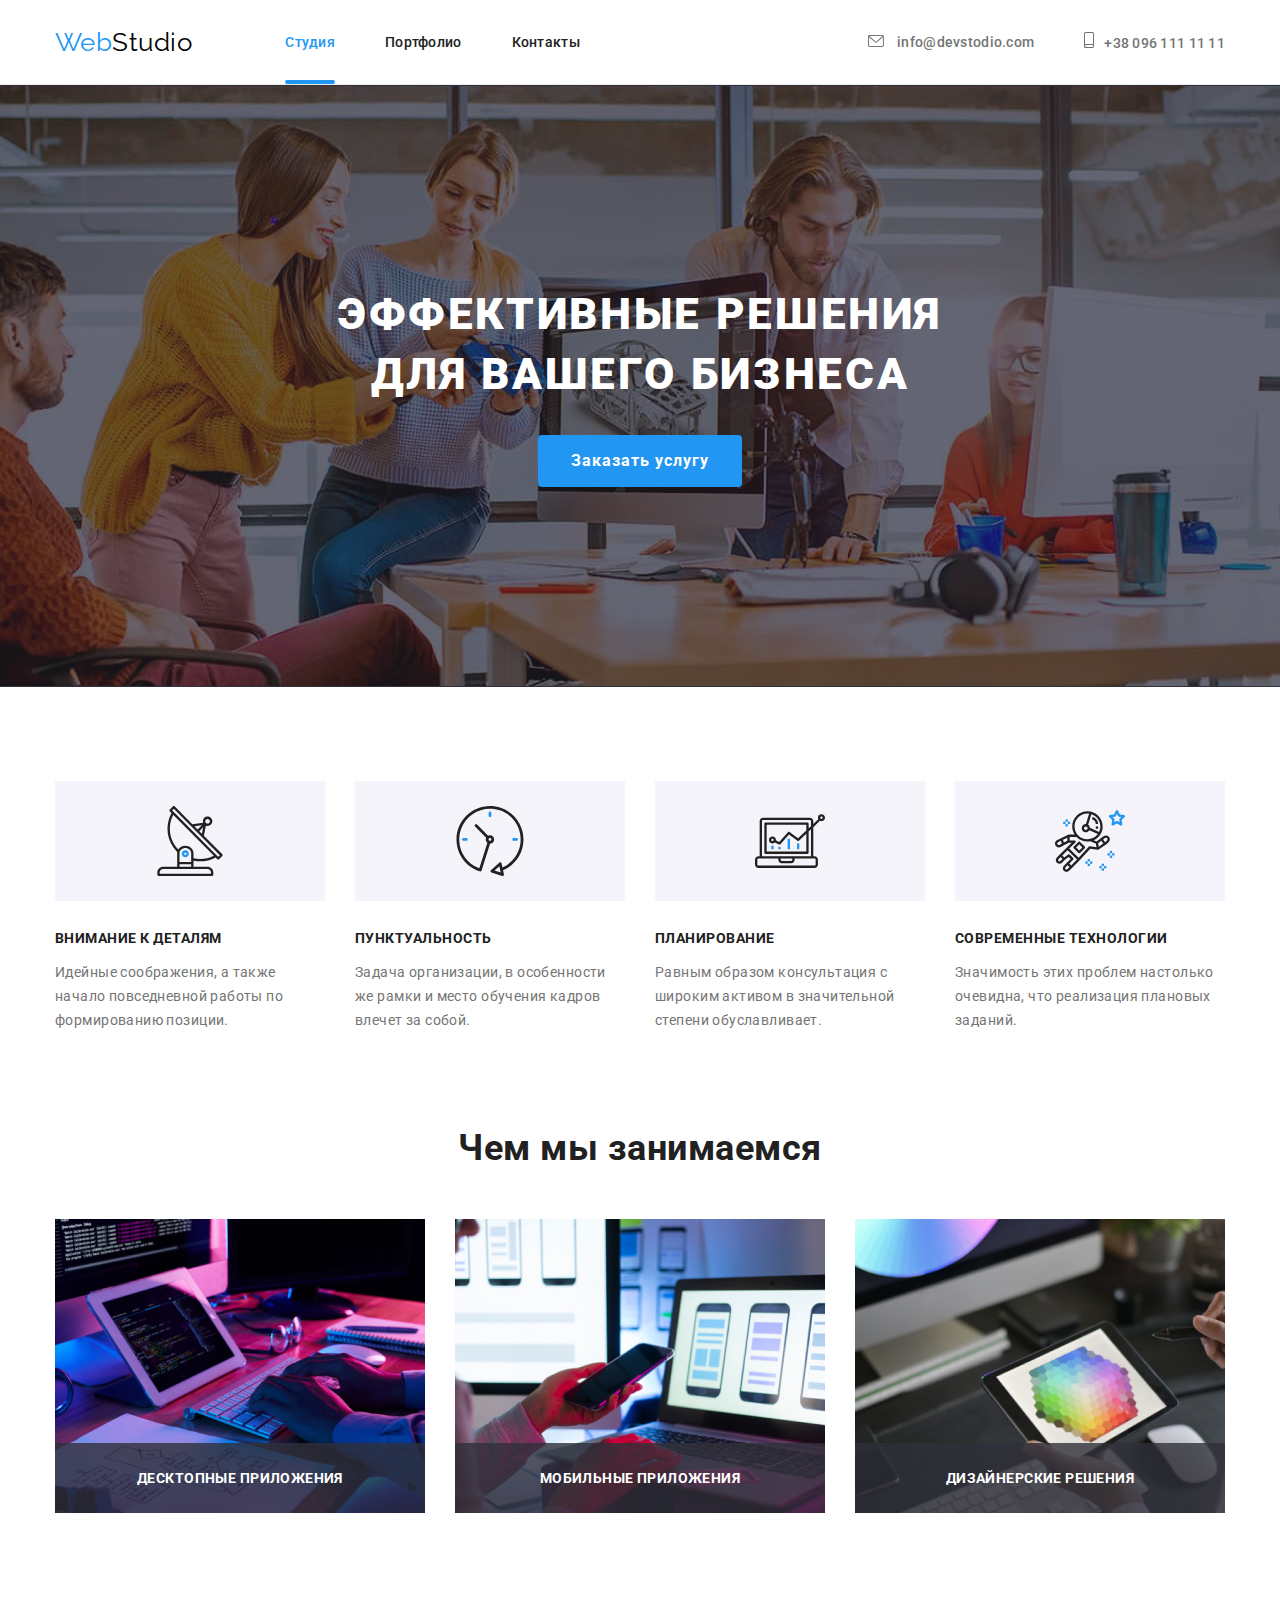
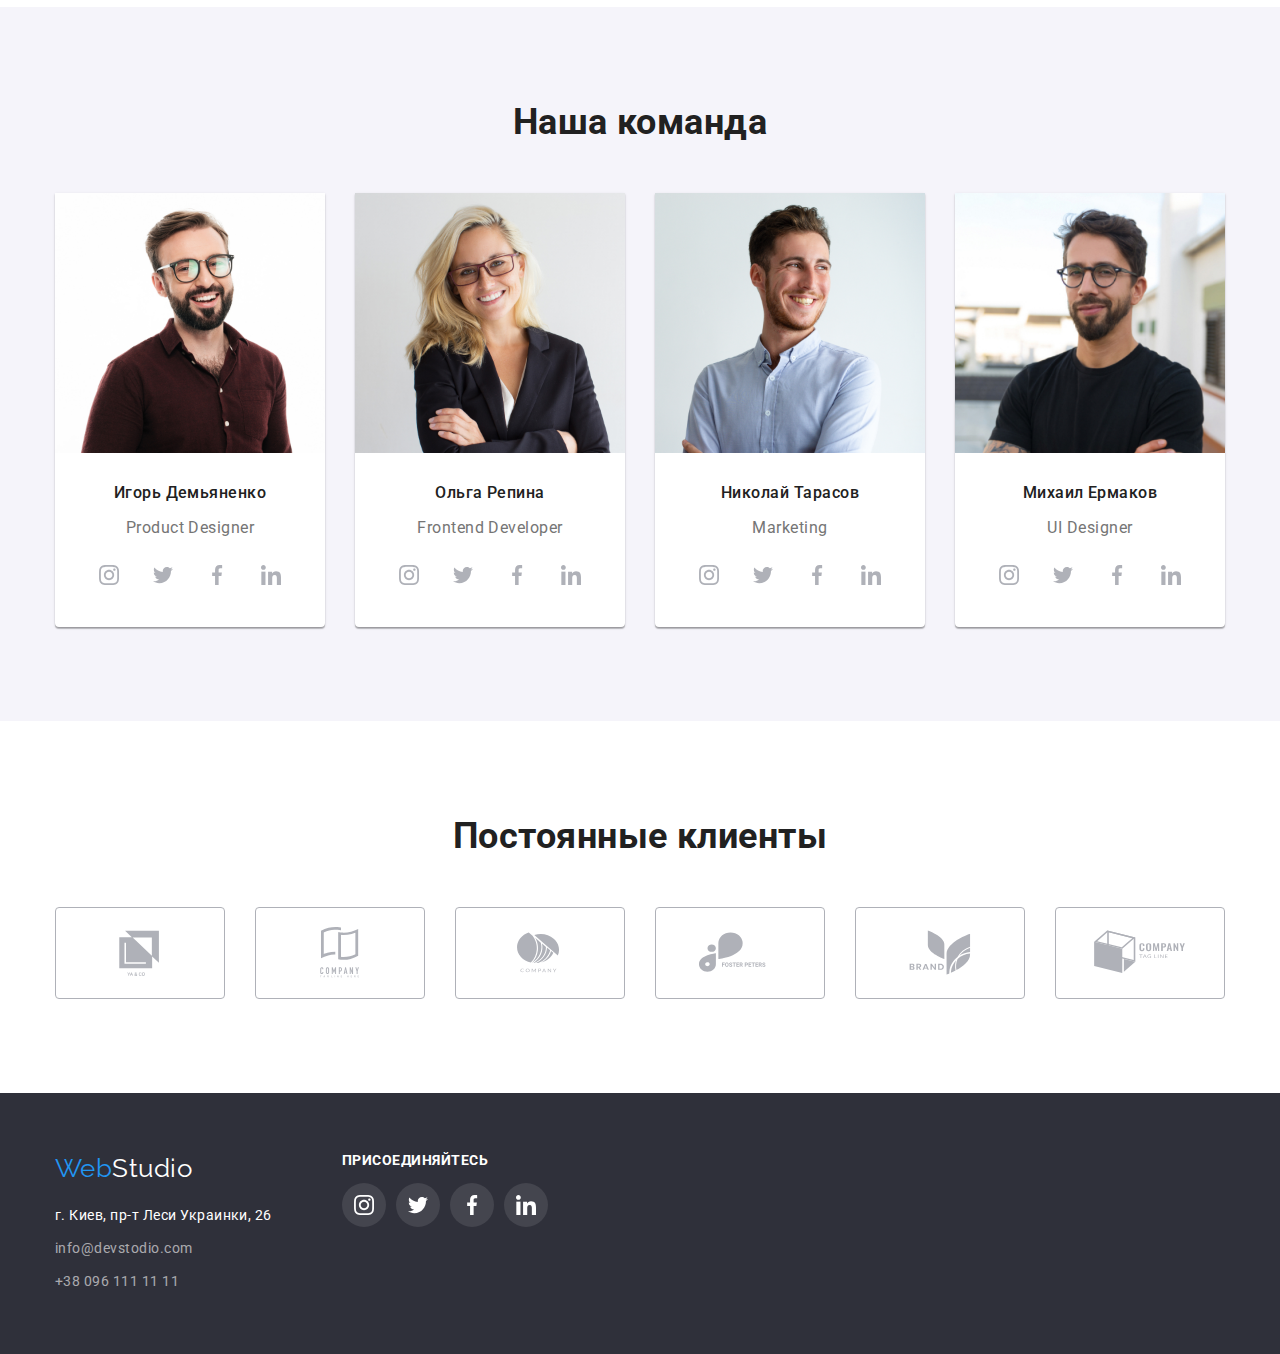
<file: index.html>
<!DOCTYPE html>
<html lang="ru">
  <head>
    <meta charset="UTF-8" />
    <meta name="viewport" content="width=device-width, initial-scale=1.0" />
    <title>Web Studio (Version 2.1)</title>
    <link href="https://fonts.googleapis.com/css2?family=Raleway:wght@700&family=Roboto:wght@400;500;700;900&display=swap"
      rel="stylesheet">
      <link rel="stylesheet" href="https://cdnjs.cloudflare.com/ajax/libs/modern-normalize/1.0.0/modern-normalize.min.css">
    <link rel="stylesheet" href="./css/styles.css" />
  </head>

  <body>
    <header>
      <div class="container header-container">
      <nav class="header-menu">
        <a href="" class="logo">
          <span>Web</span>Studio
        </a>
        
        <ul class="site-nav list">
          <li class="site-nav-link nav-item"><a href="./index.html" class="current">Студия</a></li>
          <li class="site-nav-link nav-item"><a href="./portfolio.html">Портфолио</a></li>
          <li class="site-nav-link nav-item"><a href="">Контакты</a></li>
        </ul>
      </nav>

    <ul class="contacts list">
        <li class="site-nav-link mail">             
          <a class="contacts-link" href="malito:info@devstodio.com"><svg class="icon-envelope">
              <use href="./images/sprite.svg#icon-envelope"></use>
            </svg> info@devstodio.com</a>
               </li>
        <li class= "site-nav-link">          
                 <a class="contacts-link" href="tel:+380961111111"><svg class="icon-smartphone">
                  <use href="./images/sprite.svg#icon-smartphone"></use>
                </svg>+38 096 111 11 11</a></li>
      </ul>
    </div>
    </header>

    <main>      
        <section class="hero">
        <h1 class="hero-title">Эффективные решения для вашего бизнеса</h1>
        <button type="button" class="button" data-modal-open>Заказать услугу</button>
      </section>
      

      <section class="section">
        <div class="container">
        <ul class="card-set list">
          <li class="benefits-item">
            <div class="icon-box-benefits">
            <img class="benefits-icon" src="./images/benefits/antenna.svg">
            </div>
            <h3 class="section-title1">Внимание к деталям</h3>
            <p class="p-benefits">
              Идейные соображения, а также начало повседневной работы по
              формированию позиции.
            </p>
          </li>
          <li class="benefits-item">
            <div class="icon-box-benefits">
             <img class="benefits-icon" src="./images/benefits/clock.svg">
            </div>
            <h3 class="section-title1">Пунктуальность</h3>
            <p class="p-benefits">
              Задача организации, в особенности же рамки и место обучения кадров
              влечет за собой.
            </p>
          </li>
          <li class="benefits-item">
            <div class="icon-box-benefits">
             <img class="benefits-icon" src="./images/benefits/diagram.svg">
            </div>
            <h3 class="section-title1">Планирование</h3>
            <p class="p-benefits">
              Равным образом консультация с широким активом в значительной
              степени обуславливает.
            </p>
          </li>
          <li class="benefits-item">
            <div class="icon-box-benefits">
             <img class="benefits-icon" src="./images/benefits/astronaut.svg">
            </div>
            <h3 class="section-title1">Современные технологии</h3>
            <p class="p-benefits">
              Значимость этих проблем настолько очевидна, что реализация
              плановых заданий.
            </p>
          </li>
        </ul>
      </div>
      </section>

      <section class="section section-about">
        <div class="container">
        <h2 class="section-title">Чем мы занимаемся</h2>
        <ul class="card-set list">
          
          <li class="about-item">
            <img
              src="./images/about/box1.jpg"
              alt="Набирает код"
              width="370"
              height="294"
            />
            <p class="label-about">Десктопные приложения</p>
          </li>
          
          
          
          <li class="about-item">            
            <img
              src="./images/about/box2.jpg"
              alt="Держит телефон"
              width="370"
              height="294"
            />
            <p class="label-about">Мобильные приложения</p>
          </li>
          

          
          <li class="about-item">
            <img
              src="./images/about/box3.jpg"
              alt="Планшет"
              width="370"
              height="294"
            />
            <p class="label-about">Дизайнерские решения</p>
          </li>
          
        </ul>
        </div>
      </section>

      
      <section class="section section-team">
        <div class="our-team container">        
        <h2 class="section-title-team">Наша команда</h2>
        <ul class="card-set list">
          <li class="team-item">
            <img
              src="./images/ourteam/teamcard1.jpg"
              alt="И. Демьяненко"
              width="270"
              height="260"
            />
            <div class="name-list"><h3 class="name" >Игорь Демьяненко</h3>
            <p>Product Designer</p>
            
            <ul class="social-list list">
              <li class="social-list-item"> 
                <a href="" class="social-list-link">
                  <svg class="social-list-icon">
                    <use href="./images/sprite.svg#icon-instagram"></use>
                  </svg>
                </a>
             </li>

              <li class="social-list-item">
                <a href="" class="social-list-link">
                  <svg class="social-list-icon">
                    <use href="./images/sprite.svg#icon-twitter"></use>
                  </svg>
                </a>
              </li>

                <li class="social-list-item">
                  <a href="" class="social-list-link">
                    <svg class="social-list-icon">
                      <use href="./images/sprite.svg#icon-facebook"></use>
                    </svg>
                  </a>
                </li>

                  <li class="social-list-item">
                    <a href="" class="social-list-link">
                      <svg class="social-list-icon">
                        <use href="./images/sprite.svg#icon-linkedin"></use>
                      </svg>
                    </a>
                  </li>
            </ul>

            </div>
          </li>
          <li class="team-item">
            <img
              src="./images/ourteam/teamcard2.jpg"
              alt="О. Репина"
              width="270"
              height="260"
            />
            <div class="name-list"><h3 class="name">Ольга Репина</h3>
            <p>Frontend Developer</p>
            <ul class="social-list list">
              <li class="social-list-item">
                <a href="" class="social-list-link">
                  <svg class="social-list-icon">
                    <use href="./images/sprite.svg#icon-instagram"></use>
                  </svg>
                </a>
              </li>
            
              <li class="social-list-item">
                <a href="" class="social-list-link">
                  <svg class="social-list-icon">
                    <use href="./images/sprite.svg#icon-twitter"></use>
                  </svg>
                </a>
              </li>
            
              <li class="social-list-item">
                <a href="" class="social-list-link">
                  <svg class="social-list-icon">
                    <use href="./images/sprite.svg#icon-facebook"></use>
                  </svg>
                </a>
              </li>
            
              <li class="social-list-item">
                <a href="" class="social-list-link">
                  <svg class="social-list-icon">
                    <use href="./images/sprite.svg#icon-linkedin"></use>
                  </svg>
                </a>
              </li>
            </ul>
            </div>
          </li>
          <li class="team-item">
            <img
              src="./images/ourteam/teamcard3.jpg"
              alt="Н. Тарасов"
              width="270"
              height="260"
            />
            <div class="name-list"><h3 class="name">Николай Тарасов</h3>
            <p>Marketing</p>
            <ul class="social-list list">
              <li class="social-list-item">
                <a href="" class="social-list-link">
                  <svg class="social-list-icon">
                    <use href="./images/sprite.svg#icon-instagram"></use>
                  </svg>
                </a>
              </li>
            
              <li class="social-list-item">
                <a href="" class="social-list-link">
                  <svg class="social-list-icon">
                    <use href="./images/sprite.svg#icon-twitter"></use>
                  </svg>
                </a>
              </li>
            
              <li class="social-list-item">
                <a href="" class="social-list-link">
                  <svg class="social-list-icon">
                    <use href="./images/sprite.svg#icon-facebook"></use>
                  </svg>
                </a>
              </li>
            
              <li class="social-list-item">
                <a href="" class="social-list-link">
                  <svg class="social-list-icon">
                    <use href="./images/sprite.svg#icon-linkedin"></use>
                  </svg>
                </a>
              </li>
            </ul>
            </div>
          </li>
          <li class="team-item">
            <img src="./images/ourteam/teamcard4.jpg" alt="М. Ермаков" width="270" />
            <div class="name-list"><h3 class="name">Михаил Ермаков</h3>
            <p>UI Designer</p>
            <ul class="social-list list">
              <li class="social-list-item">
                <a href="" class="social-list-link">
                  <svg class="social-list-icon">
                    <use href="./images/sprite.svg#icon-instagram"></use>
                  </svg>
                </a>
              </li>
            
              <li class="social-list-item">
                <a href="" class="social-list-link">
                  <svg class="social-list-icon">
                    <use href="./images/sprite.svg#icon-twitter"></use>
                  </svg>
                </a>
              </li>
            
              <li class="social-list-item">
                <a href="" class="social-list-link">
                  <svg class="social-list-icon">
                    <use href="./images/sprite.svg#icon-facebook"></use>
                  </svg>
                </a>
              </li>
            
              <li class="social-list-item">
                <a href="" class="social-list-link">
                  <svg class="social-list-icon">
                    <use href="./images/sprite.svg#icon-linkedin"></use>
                  </svg>
                </a>
              </li>
            </ul>
            </div>
          </li>
        </ul>
      </div>
      </section>

      <section class="section clients">
        <div class="container">
          <h2 class="section-title">Постоянные клиенты</h2>
          
          <div class="clients-logo">
              <a href="" class="link link-clients">
                <svg class="icon-logo-clients">
                  <use href="./images/sprite.svg#icon-logo"></use>
                </svg>
              </a>
            
              <a href="" class="link link-clients">
                <svg class="icon-logo-clients">
                  <use href="./images/sprite.svg#icon-logo-1"></use>
                </svg>
              </a>

              <a href="" class="link link-clients">
                <svg class="icon-logo-clients">
                  <use href="./images/sprite.svg#icon-logo-2"></use>
                </svg>
              </a>

              <a href="" class="link link-clients">
                <svg class="icon-logo-clients">
                  <use href="./images/sprite.svg#icon-logo-3"></use>
                </svg>
              </a>

              <a href="" class="link link-clients">
                <svg class="icon-logo-clients">
                  <use href="./images/sprite.svg#icon-logo-4"></use>
                </svg>
              </a>

              <a href="" class="link link-clients">
                <svg class="icon-logo-clients">
                  <use href="./images/sprite.svg#icon-logo-5"></use>
                </svg>
              </a>
          </div>
        </div>
      </section>
    
    </main>

    <footer class="footer">
      <div class="container container-footer">     
       
        <div class="footer-contacts">     
        <a href="" class="logo-footer">
        <span>Web</span>Studio
    </a>
      <address class="contacts-footer">
        <a href="https://goo.gl/maps/frjreKLphZ5ABXnr6" target="_blank" class="map">г. Киев, пр-т Леси Украинки, 26</a> 
        <a href="mailto:info@devstodio.com" class="mail mail-footer" >info@devstodio.com</a> 
        <a href="tel:+380961111111" class="tel">+38 096 111 11 11</a>
      </address>  
      </div>

      <div class="join">
        <h3 class="section-title1 title-footer">Присоединяйтесь</h3>

        <ul class="social-list list">
          <li class="social-list-item">
            <a href="" class="social-list-link social-list-link-dark">
              <svg class="social-list-icon social-list-icon-dark">
                <use href="./images/sprite.svg#icon-instagram"></use>
              </svg>
            </a>
          </li>
        
          <li class="social-list-item">
            <a href="" class="social-list-link social-list-link-dark">
              <svg class="social-list-icon social-list-icon-dark">
                <use href="./images/sprite.svg#icon-twitter"></use>
              </svg>
            </a>
          </li>
        
          <li class="social-list-item">
            <a href="" class="social-list-link social-list-link-dark">
              <svg class="social-list-icon social-list-icon-dark">
                <use href="./images/sprite.svg#icon-facebook"></use>
              </svg>
            </a>
          </li>
        
          <li class="social-list-item">
            <a href="" class="social-list-link social-list-link-dark">
              <svg class="social-list-icon social-list-icon-dark">
                <use href="./images/sprite.svg#icon-linkedin"></use>
              </svg>
            </a>
          </li>
        </ul>
      </div>
    </div>
  </footer>

<div class="backdrop is-hidden" data-modal>
  <div class="modal">
    <button type="button" class="modal-close-btn" data-modal-close>
      <svg class="icon-close">
        <use href="./images/sprite.svg#icon-closeblack"></use>
      </svg>
    </button>
  </div>
</div>

  <script src="./js/modal.js"></script>

  </body>
</html>
</file>
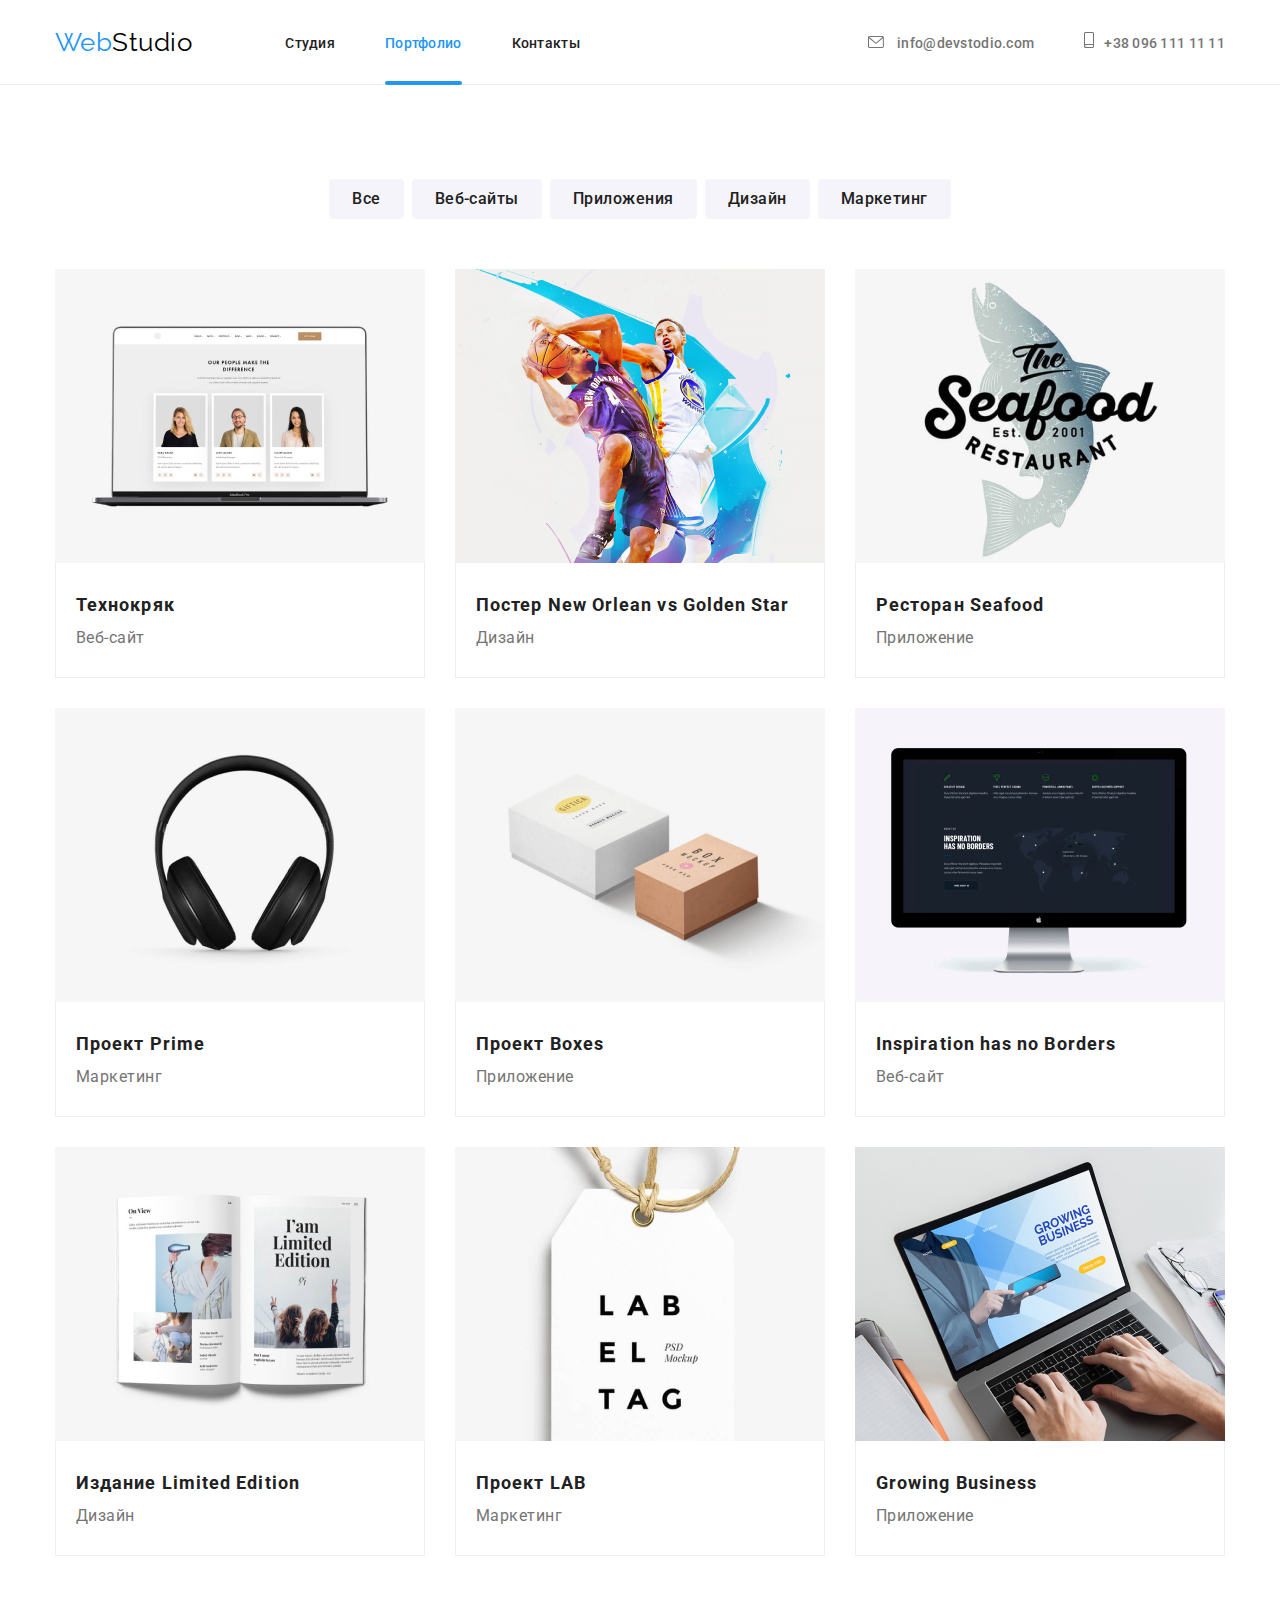
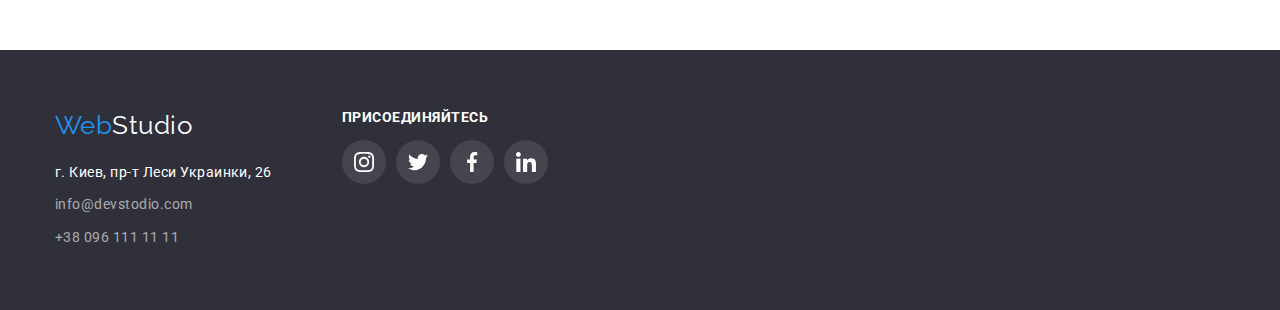
<file: portfolio.html>
<!DOCTYPE html>
<html lang="ru">

<head>
    <meta charset="UTF-8" />
    <meta name="viewport" content="width=device-width, initial-scale=1.0" />
    <title>Web Studio (Version 2.1)</title>
    <link href="https://fonts.googleapis.com/css2?family=Raleway:wght@700&family=Roboto:wght@400;500;700;900&display=swap"
        rel="stylesheet">
    <link rel="stylesheet" href="./css/styles.css">
</head>

<body>
    <header>
        <div class="container header-container">
            <nav class="header-menu">
                <a href="" class="logo">
                    <span>Web</span>Studio
                </a>
    
                <ul class="site-nav list">
                    <li class="site-nav-link nav-item"><a href="./index.html">Студия</a></li>
                    <li class="site-nav-link nav-item"><a href="./portfolio.html" class="current">Портфолио</a></li>
                    <li class="site-nav-link nav-item"><a href="">Контакты</a></li>
                </ul>
            </nav>
    
            <ul class="contacts list">
                <li class="site-nav-link mail">
                    <a class="contacts-link" href="malito:info@devstodio.com"><svg class="icon-envelope">
                            <use href="./images/sprite.svg#icon-envelope"></use>
                        </svg> info@devstodio.com</a>
                </li>
                <li class="site-nav-link">
                    <a class="contacts-link" href="tel:+380961111111"><svg class="icon-smartphone">
                            <use href="./images/sprite.svg#icon-smartphone"></use>
                        </svg>+38 096 111 11 11</a>
                </li>
            </ul>
        </div>
    </header>
<main>

   
    <section class="section">
    <div class="container">
    <ul class="filter list">
            <li class="button-item"><button type="button" class="button-filter">Все</button></li>
            <li class="button-item"><button type="button" class="button-filter">Веб-сайты</button></li>
            <li class="button-item"><button type="button" class="button-filter">Приложения</button></li>
            <li class="button-item"><button type="button" class="button-filter">Дизайн</button></li>
            <li class="button-item"><button type="button" class="button-filter">Маркетинг</button></li>
        </ul>        
         
           <ul class="card-set list">
            <li class="examples-item">
                <a href="" class="examples-wrapper-list">

                <div class="examples-wrapper">
                <img src="./images/examples/img1.jpg" alt="Технокряк" width="370" height="294">
            <p class="overlay-examples">Технокряк это современная площадка распространения коронавируса. Компании используют эту платформу для цифрового
            шпионажа и атак на защищённые сервера конкурентов.</p>
            </div>
            </a>

                <div class="examples-text"><h3 class="examples-title">Технокряк</h3>
             <p class="p-title">Веб-сайт</p>
             </div>
            </li>

            <li class="examples-item"><a href=""><img src="./images/examples/img2.jpg" alt="Постер" width="370" height="294">
                    <div class="examples-text"><h3 class="examples-title">Постер New Orlean vs Golden Star</h3>
                    <p class="p-title">Дизайн</p>
                    </div>
            </a></li>
            <li class="examples-item"><a href=""><img src="./images/examples/img3.jpg" alt="Ресторан" width="370" height="294">
                    <div class="examples-text"><h3 class="examples-title">Ресторан Seafood</h3>
                    <p class="p-title">Приложение</p>
                    </div>
            </a></li>
            <li class="examples-item"><a href=""><img src="./images/examples/img4.jpg" alt="Проект Prime" width="370" height="294">
                    <div class="examples-text"><h3 class="examples-title">Проект Prime</h3>
                    <p class="p-title">Маркетинг</p>
                    </div>
            </a></li>
            <li class="examples-item"><a href=""><img src="./images/examples/img5.jpg" alt="Проект Boxes" width="370" height="294">
                    <div class="examples-text"><h3 class="examples-title">Проект Boxes</h3>
                    <p class="p-title">Приложение</p>
                    </div>
            </a></li>
            <li class="examples-item"><a href=""><img src="./images/examples/img6.jpg" alt="Inspiration has no Borders" width="370" height="294">
                    <div class="examples-text"><h3 class="examples-title">Inspiration has no Borders</h3>
                    <p class="p-title">Веб-сайт</p>
                    </div>
            </a></li>
            <li class="examples-item"><a href=""><img src="./images/examples/img7.jpg" alt="Издание Limited Edition" width="370" height="294">
                    <div class="examples-text"><h3 class="examples-title">Издание Limited Edition</h3>
                    <p class="p-title">Дизайн</p>
                    </div>
            </a></li>
            <li class="examples-item"><a href=""><img src="./images/examples/img8.jpg" alt="Проект LAB" width="370" height="294">
                    <div class="examples-text"><h3 class="examples-title">Проект LAB</h3>
                    <p class="p-title">Маркетинг</p>
                    </div>
            </a></li>
            <li class="examples-item"><a href=""><img src="./images/examples/img9.jpg" alt="Growing Business" width="370" height="294">
                    <div class="examples-text"><h3 class="examples-title">Growing Business</h3>
                    <p class="p-title">Приложение</p>
                    </div>
            </a></li>
        </ul>
        </div>
    </section>
</main>

    <footer class="footer">
        <div class="container container-footer">
    
            <div class="footer-contacts">
                <a href="" class="logo-footer">
                    <span>Web</span>Studio
                </a>
                <address class="contacts-footer">
                    <a href="https://goo.gl/maps/frjreKLphZ5ABXnr6" target="_blank" class="map">г. Киев, пр-т Леси Украинки,
                        26</a>
                    <a href="mailto:info@devstodio.com" class="mail mail-footer">info@devstodio.com</a>
                    <a href="tel:+380961111111" class="tel">+38 096 111 11 11</a>
                </address>
            </div>
    
            <div class="join">
                <h3 class="section-title1 title-footer">Присоединяйтесь</h3>
    
                <ul class="social-list list">
                    <li class="social-list-item">
                        <a href="" class="social-list-link social-list-link-dark">
                            <svg class="social-list-icon social-list-icon-dark">
                                <use href="./images/sprite.svg#icon-instagram"></use>
                            </svg>
                        </a>
                    </li>
    
                    <li class="social-list-item">
                        <a href="" class="social-list-link social-list-link-dark">
                            <svg class="social-list-icon social-list-icon-dark">
                                <use href="./images/sprite.svg#icon-twitter"></use>
                            </svg>
                        </a>
                    </li>
    
                    <li class="social-list-item">
                        <a href="" class="social-list-link social-list-link-dark">
                            <svg class="social-list-icon social-list-icon-dark">
                                <use href="./images/sprite.svg#icon-facebook"></use>
                            </svg>
                        </a>
                    </li>
    
                    <li class="social-list-item">
                        <a href="" class="social-list-link social-list-link-dark">
                            <svg class="social-list-icon social-list-icon-dark">
                                <use href="./images/sprite.svg#icon-linkedin"></use>
                            </svg>
                        </a>
                    </li>
                </ul>
            </div>
        </div>
    </footer>
  </body>
</html>
</file>
<file: css/styles.css>
:root {
  --primary-text-color: #757575;
  --title-text-color: #212121;
  --accent-color: #2196f3;
  --white-color-text: #ffffff;
  --primary-bg: #ffffff;
  --secondary-bg: #f5f4fa;
  --dark-bg: #2f303a;
}

html {
  box-sizing: border-box;
}
*,
*::after,
*::before {
  box-sizing: inherit;
}

h1,
h2,
h3,
h4,
h5,
h6,
p {
  margin-top: 0;
}

p {
  margin-bottom: 20px;
}
p:last-child {
  margin-bottom: 0;
}

ul,
ol {
  margin-top: 0;
  margin-bottom: 0;
  padding-left: 0;
}

img {
  display: block;
  max-width: 100%;
  height: auto;
}

body {
  background-color: var(--primary-bg);
  color: var(--title-text-color);
  font-family: "Roboto", sans-serif;
  letter-spacing: 0.03em;
  text-decoration: none;
  margin: 0;
}

.link {
  text-decoration: none;
}

.container {
  margin-left: auto;
  margin-right: auto;
  width: 1200px;
  padding-left: 15px;
  padding-right: 15px;

  /*outline: 2px solid tomato;*/
}

header {
  background-color: var(--white-color-text);
  border-bottom: 1px solid #ececec;
}

.header-container {
  display: flex;
  align-items: center;

  /*border-bottom: 1px solid #ECECEC;*/
}

.header-menu {
  display: flex;
  align-items: center;
}

.logo {
  display: inline-block;
  margin-right: 93px;
  padding-top: 24px;
  padding-bottom: 24px;

  color: #000000;
  font-family: "Raleway", sans-serif;
  font-size: 26px;
  line-height: 1.19;
  text-decoration: none;
}

span {
  color: var(--accent-color);
}
.list {
  list-style: none;
  padding: 0;
  margin: 0;
}

.list a {
  list-style: none;
  text-decoration: none;
}

.site-nav {
  display: flex;
  /* padding-top: 32px; */
  /* padding-bottom: 32px; */
  /*align-items: center;*/
}

.site-nav a {
  color: var(--title-text-color);
  font-style: normal;
  font-weight: 500;
  font-size: 14px;
  line-height: 1.14;
  letter-spacing: 0.02em;
  text-decoration: none;

  transition: color 250ms cubic-bezier(0.4, 0, 0.2, 1);
}

.site-nav-link {
  padding-top: 32px;
  padding-bottom: 32px;
  position: relative;
}

.nav-item:not(:last-child) {
  margin-right: 50px;
}

.current::after {
  content: "";
  display: block;
  position: absolute;
  width: 100%;
  height: 4px;
  left: 0;
  bottom: -34px;

  background: var(--accent-color);
  border-radius: 2px;
}

.site-nav .current {
  color: var(--accent-color);
  position: relative;
}

.site-nav a:hover,
.site-nav a:focus {
  color: var(--accent-color);
}

/* Контакты */
.contacts {
  display: flex;
  align-items: center;
  margin-left: auto;

  /* padding-top: 32px; */
  /* padding-bottom: 32px; */
}

.mail {
  margin-right: 50px;
}

/*.contacts a {
  color: var(--primary-text-color);
  font-weight: 500;
  font-size: 14px;
  line-height: 1.14;
  letter-spacing: 0.02em;
  text-decoration: none;
}*/

.contacts-link {
  color: var(--primary-text-color);
  font-weight: 500;
  font-size: 14px;
  line-height: 1.14;
  letter-spacing: 0.02em;
  text-decoration: none;

  transition: color 250ms cubic-bezier(0.4, 0, 0.2, 1);
}

.contacts-link:hover,
.contacts-link:focus {
  color: var(--accent-color);
}

.icon-smartphone {
  margin-right: 10px;
  width: 10px;
  height: 16px;
  fill: currentColor;
}

.icon-envelope {
  margin-right: 10px;
  width: 16px;
  height: 12px;
  fill: currentColor;
}

/* ======HERO======*/
.hero {
  background-color: var(--dark-bg);
  background-image: linear-gradient(
      0deg,
      rgba(47, 48, 58, 0.4),
      rgba(47, 48, 58, 0.4)
    ),
    url(../images/imgbghero.jpg);
  background-repeat: no-repeat;
  background-position: center;
  /* background-size: cover; */

  color: var(--white-color-text);
  font-weight: 900;
  font-size: 44px;
  line-height: 1.36;
  text-align: center;
  letter-spacing: 0.06em;
  text-transform: uppercase;
  padding-top: 200px;
  padding-bottom: 200px;
}

.hero-title {
  font-weight: 900;
  font-size: 44px;
  line-height: 1.36;
  display: inline-flex;
  margin-top: 0px;
  margin-bottom: 30px;
  width: 696px;
  letter-spacing: 0.06em;
}

.button {
  color: var(--white-color-text);
  background-color: var(--accent-color);
  font-family: inherit;
  font-weight: 700;
  font-size: 16px;
  line-height: 1.87;
  display: block;
  margin: 0 auto;
  align-items: center;
  text-align: center;
  letter-spacing: 0.06em;
  cursor: pointer;
  border: 1px solid transparent;
  border-radius: 4px;
  padding: 10px 32px;

  /*margin-right: 700px;
  margin-left: 700px;*/
}

/*============Переваги========*/

.icon-box-benefits {
  display: flex;
  align-items: center;
  justify-content: center;

  width: 270px;
  height: 120px;
  background-color: #f5f4fa;
  /* padding: 25px 100px; */
  margin-bottom: 30px;
}

.benefits-icon {
  width: 70px;
  height: 70px;
}

.card-set {
  display: flex;
  flex-wrap: wrap;
  margin-left: -30px;
  margin-top: -30px;
  padding: 0;
  list-style: none;
}

.benefits-item {
  margin-left: 30px;
  margin-top: 30px;
  flex-basis: calc((100% - 120px) / 4);
}

.section {
  color: var(--primary-text-color);
  padding-bottom: 94px;
  padding-top: 94px;

  /*background-color: rebeccapurple;*/
}

/* =====Чем мы занимаемся===== */

.about-item {
  flex-basis: calc((100% - 90px) / 3);
  position: relative;
  margin-left: 30px;
  margin-top: 30px;
}

.label-about {
  display: flex;
  align-items: center;
  justify-content: center;

  width: 100%;
  height: 70px;
  background: rgba(47, 48, 58, 0.8);

  bottom: 0;

  /* padding-top: 27px; */

  position: absolute;
  font-family: "Roboto";
  font-style: normal;
  font-weight: bold;
  font-size: 14px;
  line-height: 16px;
  text-align: center;
  letter-spacing: 0.03em;
  text-transform: uppercase;
  color: var(--white-color-text);
}

.section-about {
  padding-top: 0;

  /*background-color: yellow;*/
}

.section-title1 {
  color: var(--title-text-color);
  font-weight: 700;
  font-size: 14px;
  line-height: 1.14;
  text-transform: uppercase;
}

/*======Наша команда======*/

.team-item {
  margin-left: 30px;
  margin-top: 30px;

  flex-basis: calc((100% - 120px) / 4);
  background-color: #fff;
  box-shadow: 0px 1px 3px rgba(0, 0, 0, 0.12), 0px 1px 1px rgba(0, 0, 0, 0.14),
    0px 2px 1px rgba(0, 0, 0, 0.2);
  border-radius: 0px 0px 4px 4px;
}

/* .team-item:not(:last-child) { 
  margin-right: 30px;
}*/
.p-benefits {
  font-family: "Roboto";
  font-size: 14px;
  line-height: 1.71;
  margin-bottom: 0;
  letter-spacing: 0.03em;
}

.section-title,
.section-title-team {
  color: var(--title-text-color);
  font-weight: 700;
  font-size: 36px;
  line-height: 1.17;
  text-align: center;
  margin-bottom: 50px;
}

.section-team {
  background-color: var(--secondary-bg);
}
.name {
  color: var(--title-text-color);
  font-weight: 500;
  font-size: 16px;
  line-height: 1.19;
  text-align: center;
}

.our-team p {
  font-size: 16px;
  line-height: 1.19;
  text-align: center;
  margin-bottom: 16px;
}

.name-list {
  padding-top: 30px;
  padding-bottom: 30px;
}

.social-list {
  display: flex;
  justify-content: center;
}

.social-list-item {
  width: 44px;
  height: 44px;
}

.social-list-item:not(:last-child) {
  margin-right: 10px;
}

.social-list-link {
  display: flex;
  justify-content: center;
  align-items: center;

  width: 44px;
  height: 44px;
  border-radius: 50%;
  background-color: #ffffff;
  transition: background-color 250ms cubic-bezier(0.4, 0, 0.2, 1);
}

.social-list-icon {
  width: 20px;
  height: 20px;
  fill: #afb1b8;
}

.social-list-link:hover,
.social-list-link:focus {
  background-color: var(--accent-color);
}

.social-list-link:hover .social-list-icon,
.social-list-link:focus .social-list-icon {
  fill: var(--white-color-text);
}

/* ========Постоянные клиенты========= */

.clients-logo {
  display: flex;
  justify-content: space-between;
}

.icon-logo-clients {
  display: flex;
  width: 170px;
  height: 92px;
  align-items: center;

  border: 1px solid #afb1b8;
  box-sizing: border-box;
  border-radius: 4px;
  fill: #afb1b8;
  padding: 16px 32px;
  transition: border-color 250ms cubic-bezier(0.4, 0, 0.2, 1),
    fill 250ms cubic-bezier(0.4, 0, 0.2, 1);
}

.link-clients:hover .icon-logo-clients,
.link-clients:focus .icon-logo-clients {
  fill: var(--accent-color);
  border: 1px solid var(--accent-color);
}

/*.link-clients:hover .icon-logo-clients,
.link-clients:focus .icon-logo-clients {
  border: 1px solid var(--accent-color);
}*/

/*==========Footer==========*/

.footer {
  background-color: var(--dark-bg);
  color: var(--white-color-text);
  padding-top: 60px;
  padding-bottom: 60px;
}

.container-footer {
  display: flex;
}

.footer-contacts {
  margin-right: 70px;
}

.map {
  color: #ffffff;
}
.contacts-footer a {
  /* color: rgba(255, 255, 255, 0.6); */
  font-size: 14px;
  line-height: 1.71;
  text-decoration: none;
  font-style: normal;
  list-style: none;
  display: block;
}

.mail,
.tel {
  color: rgba(255, 255, 255, 0.6);
}
.mail-footer {
  margin-bottom: 9px;
  margin-top: 9px;
}

.logo-footer {
  display: inline-block;
  margin-bottom: 20px;
  color: var(--white-color-text);
  font-family: "Raleway", sans-serif;
  font-size: 26px;
  line-height: 1.19;
  text-decoration: none;
}
.title-footer {
  color: var(--white-color-text);
}

.social-list-link-dark {
  background: rgba(255, 255, 255, 0.1);
  transition: background-color 250ms cubic-bezier(0.4, 0, 0.2, 1);
}

.social-list-icon-dark {
  fill: #ffffff;
}

/* ============Portolio ==============*/

.button-item:not(:last-child) {
  margin-right: 8px;
}

.filter {
  list-style: none;
  margin-bottom: 50px;
  display: flex;
  justify-content: center;
}

.examples-item {
  margin-left: 30px;
  margin-top: 30px;
  flex-basis: calc((100% - 90px) / 3);
  transition: filter 250ms cubic-bezier(0.4, 0, 0.2, 1);
}

.examples-item:hover,
.examples-item:focus {
  filter: drop-shadow(0px 4px 4px rgba(0, 0, 0, 0.25));
}

.examples-text {
  padding: 24px 20px;
  background: #ffffff;
  border: 1px solid #eeeeee;
  box-sizing: border-box;
  border-top: none;
}

.button-filter {
  padding: 6px 22px;

  font-family: Roboto;
  font-style: normal;

  color: var(--title-text-color);
  background-color: var(--secondary-bg);
  font-weight: 500;
  font-size: 16px;
  line-height: 1.62;
  text-align: center;
  letter-spacing: 0.03em;
  border-radius: 4px;
  border: 1px solid transparent;
  cursor: pointer;
  transition: background-color 250ms cubic-bezier(0.4, 0, 0.2, 1),
    filter 250ms cubic-bezier(0.4, 0, 0.2, 1);
}

.button-filter:hover,
.button-filter:focus {
  color: var(--white-color-text);
  background-color: var(--accent-color);
}

.button-filter:hover,
.button-filter:focus {
  filter: drop-shadow(0px 4px 4px rgba(0, 0, 0, 0.25));
}

.examples-title {
  color: var(--title-text-color);
  font-weight: 700;
  font-size: 18px;
  line-height: 2;
  letter-spacing: 0.06em;
  margin: 0;
}

.p-title {
  color: var(--primary-text-color);
  font-size: 16px;
  line-height: 1.87;
}
/*=============== Оверлайн=========== */

.examples-wrapper {
  position: relative;
  overflow: hidden;
}

.overlay-examples {
  position: absolute;
  top: 0;
  left: 0;
  width: 100%;
  height: 100%;
  overflow: auto;
  padding: 63px 24px;
  font-size: 18px;
  line-height: 1.56;
  letter-spacing: 0.03em;
  transform: translateY(100%);

  transition: transform 250ms linear;

  color: #ffffff;
  background: rgba(33, 150, 243, 0.9);
}

.examples-wrapper-list:hover .overlay-examples,
.examples-wrapper-list:focus .overlay-examples {
  transform: translateY(0%);
}

/* ===========Модальное окно============== */
.backdrop {
  position: fixed;
  top: 0;
  left: 0;
  z-index: 100;
  width: 100vw;
  height: 100vh;

  background: rgba(0, 0, 0, 0.2);

  transition: opacity 250ms cubic-bezier(0.4, 0, 0.2, 1),
    visibility 250ms cubic-bezier(0.4, 0, 0.2, 1);
}

.modal {
  position: absolute;
  top: 50%;
  left: 50%;
  transform: translate(-50%, -50%);
  width: 528px;
  min-height: 581px;

  background: #ffffff;
  box-shadow: 0px 1px 3px rgba(0, 0, 0, 0.12), 0px 1px 1px rgba(0, 0, 0, 0.14),
    0px 2px 1px rgba(0, 0, 0, 0.2);
  border-radius: 4px;
}

.modal-close-btn {
  position: absolute;
  top: 8px;
  right: 8px;
  width: 30px;
  height: 30px;
  border-radius: 50%;
  border: 1px solid rgba(0, 0, 0, 0.1);
  background-color: transparent;
  cursor: pointer;
  padding: 0;
  filter: drop-shadow(0px 4px 4px rgba(0, 0, 0, 0.25));
}

.icon-close {
  position: relative;
  width: 18px;
  height: 18px;
}

.is-hidden {
  opacity: 0;
  visibility: hidden;
  pointer-events: none;
}

/* цвет текста в ли под ПУнктуал #757575 */
/* акцент #2196f3 */
/* основной #212121 */
/* background-color: #ffffff; шапки */
</file>
